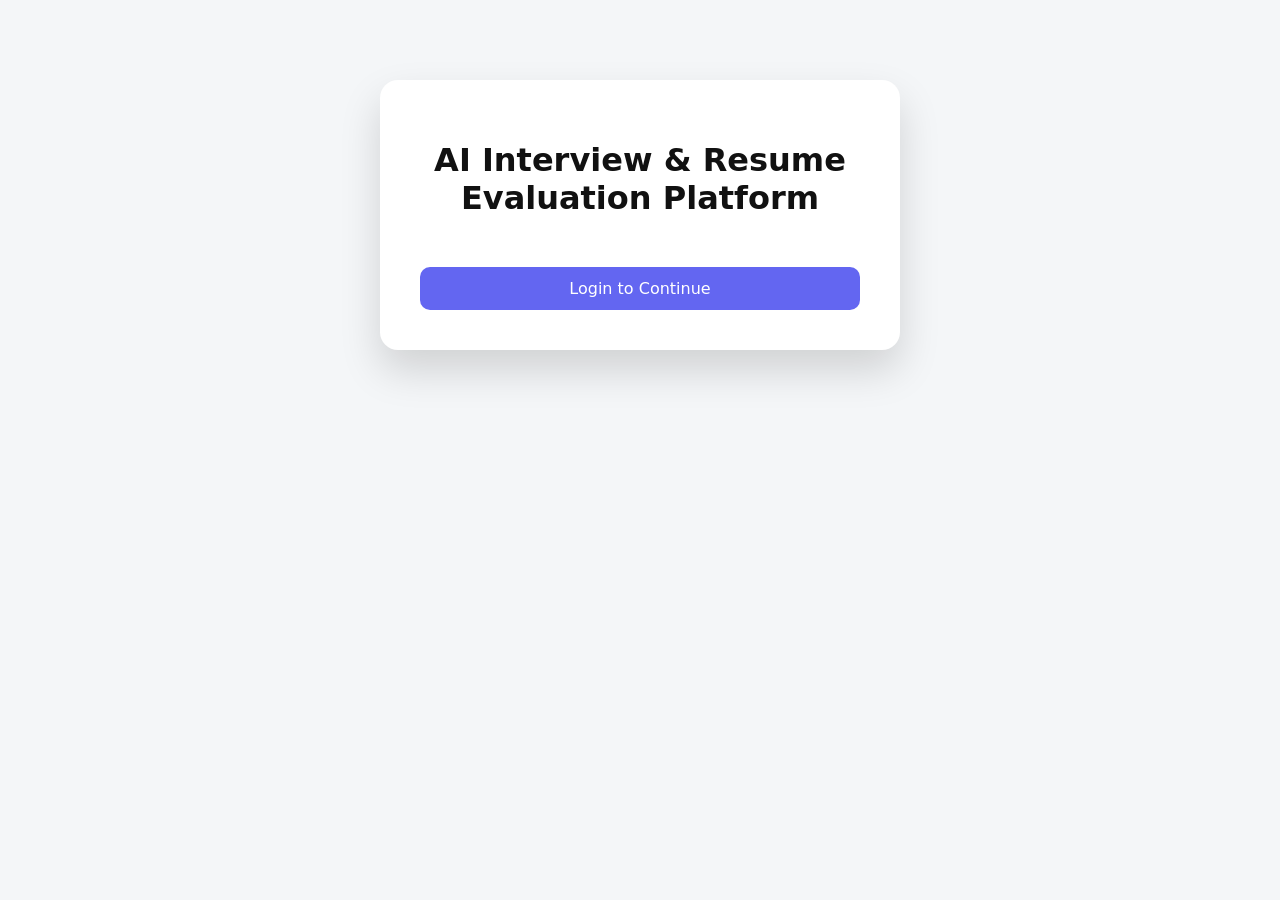
<file: frontend/index.html>
<!DOCTYPE html>
<html>
<head>
    <title>AI Interview Platform</title>
    <link rel="stylesheet" href="style.css">
</head>
<body>

<div class="glass-card fade-in" style="text-align:center;">
    <h1>AI Interview & Resume Evaluation Platform</h1>

    <div style="margin-top:30px;">
        <button onclick="location.href='login.html'">
            Login to Continue
        </button>
    </div>
</div>

</body>
</html>
</file>
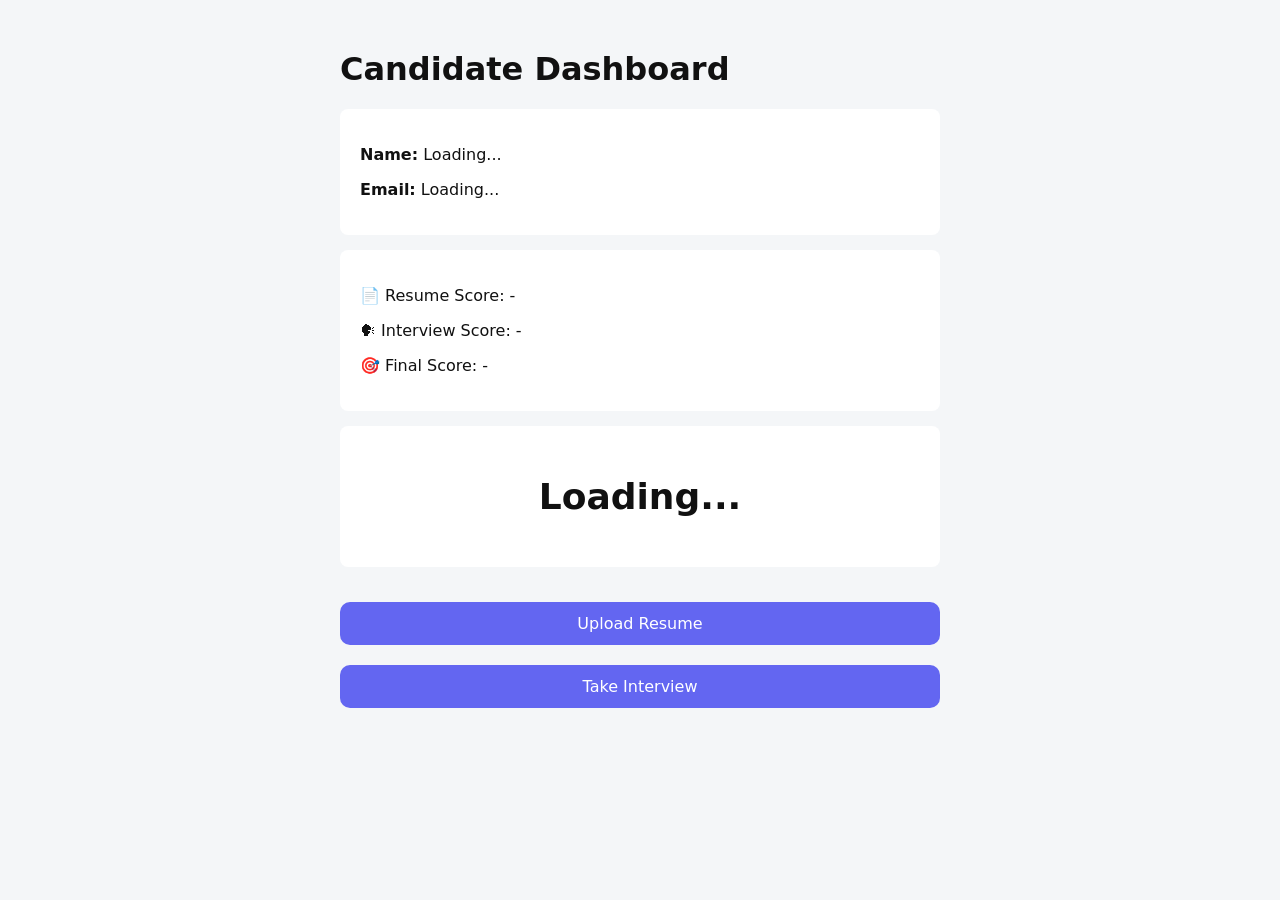
<file: frontend/dashboard.html>
<!DOCTYPE html>
<html lang="en">
<head>
    <meta charset="UTF-8" />
    <title>Dashboard | AI Interview Platform</title>
    <link rel="stylesheet" href="style.css" />
</head>
<body>

<div class="dashboard-container">
    <h1>Candidate Dashboard</h1>

    <div class="card">
        <p><strong>Name:</strong> <span id="name">Loading...</span></p>
        <p><strong>Email:</strong> <span id="email">Loading...</span></p>
    </div>

    <div class="card">
        <p>📄 Resume Score: <span id="resume_score">-</span></p>
        <p>🗣 Interview Score: <span id="interview_score">-</span></p>
        <p>🎯 Final Score: <span id="final_score">-</span></p>
    </div>

    <div class="card verdict">
        <h2 id="verdict">Loading...</h2>
    </div>

    <button onclick="goToUpload()">Upload Resume</button>
    <button onclick="goToInterview()">Take Interview</button>
</div>

<script>
function getUserId() {
    const params = new URLSearchParams(window.location.search);
    return params.get("user_id");
}

function goToUpload() {
    const userId = getUserId();
    window.location.href = `upload.html?user_id=${userId}`;
}

function goToInterview() {
    const userId = getUserId();
    window.location.href = `interview.html?user_id=${userId}`;
}

async function loadDashboard() {
    const userId = getUserId();

    if (!userId) {
        alert("Missing user ID");
        return;
    }

    try {
        const res = await fetch(`http://127.0.0.1:8000/dashboard/${userId}`);

        if (!res.ok) {
            throw new Error("Server error");
        }

        const data = await res.json();

        document.getElementById("name").innerText = data.name || "-";
        document.getElementById("email").innerText = data.email || "-";
        document.getElementById("resume_score").innerText = data.resume_score ?? "-";
        document.getElementById("interview_score").innerText = data.interview_score ?? "-";
        document.getElementById("final_score").innerText = data.final_score ?? "-";
        document.getElementById("verdict").innerText = data.verdict || "-";

    } catch (err) {
        console.error(err);
        alert("Failed to load dashboard");
    }
}

loadDashboard();
</script>

</body>
</html>
</file>
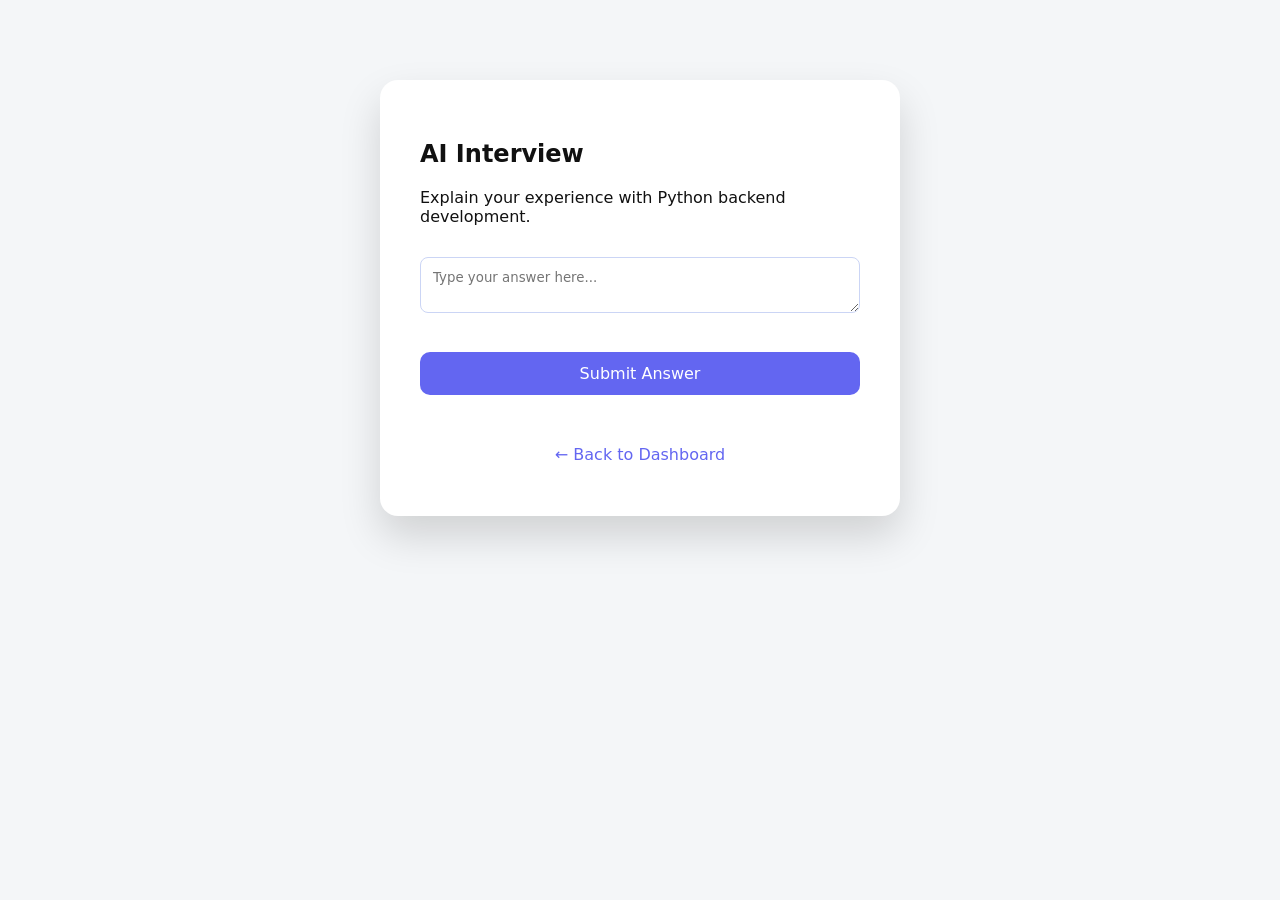
<file: frontend/interview.html>
<!DOCTYPE html>
<html>
<head>
    <title>AI Interview</title>
    <link rel="stylesheet" href="style.css">
</head>
<body>

<div class="glass-card fade-in">
    <h2>AI Interview</h2>

    <p class="question">
        Explain your experience with Python backend development.
    </p>

    <textarea id="answer" placeholder="Type your answer here..."></textarea>

    <button onclick="submitAnswer()">Submit Answer</button>

    <div id="spinner" class="spinner hidden"></div>

    <p id="score" class="result"></p>

    <button class="link-btn" onclick="goBack()">← Back to Dashboard</button>
</div>

<script src="script.js"></script>
<script>
function goBack() {
    const params = new URLSearchParams(window.location.search);
    const userId = params.get("user_id");
    window.location.href = `dashboard.html?user_id=${userId}`;
}
</script>

</body>
</html>
</file>
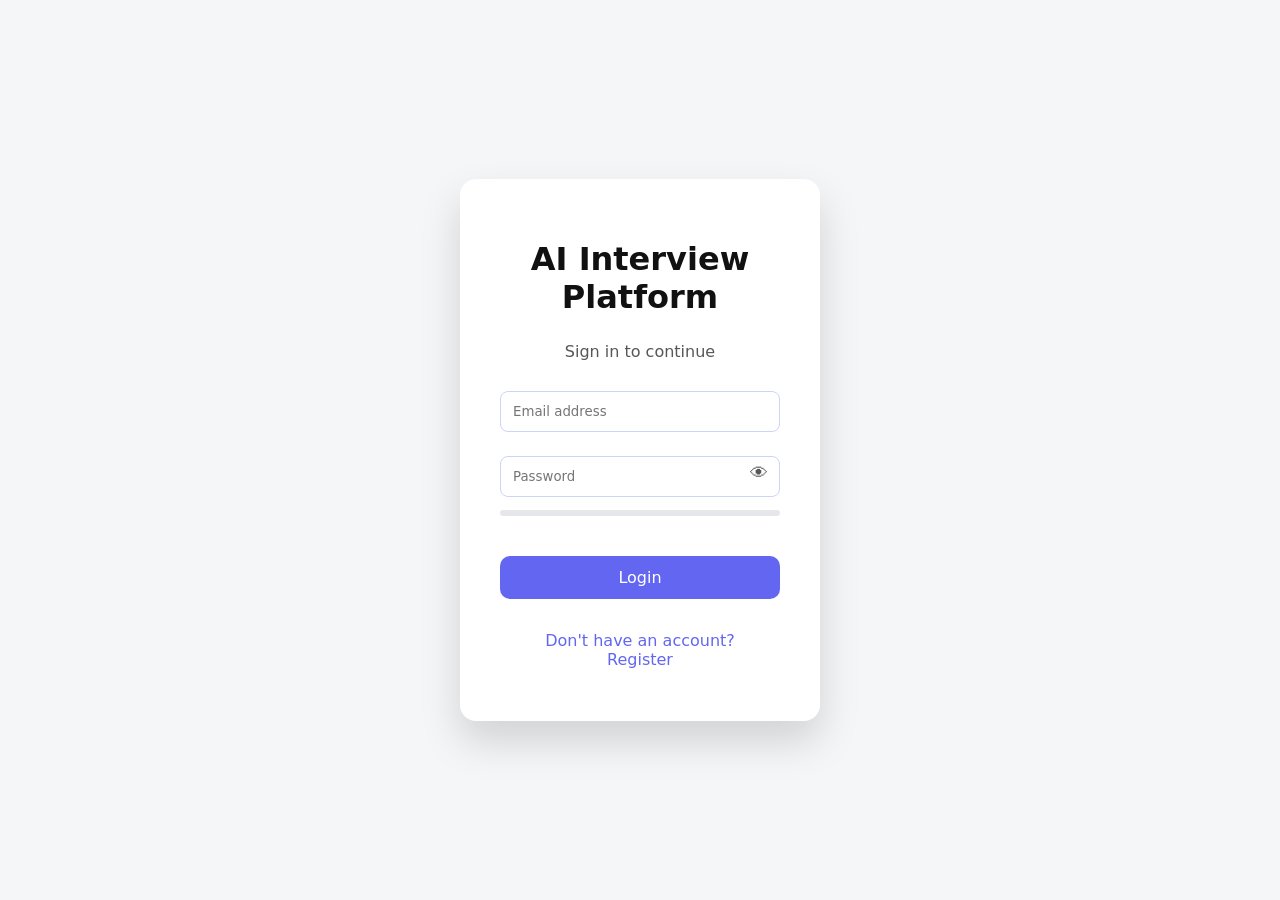
<file: frontend/login.html>
<!DOCTYPE html>
<html>
<head>
    <title>Login | AI Interview Platform</title>
    <link rel="stylesheet" href="style.css">
</head>
<body class="auth-bg">

<div class="auth-card fade-in" id="loginCard">
    <h1>AI Interview Platform</h1>
    <p class="muted">Sign in to continue</p>

    <input type="text" id="email" placeholder="Email address">
    <span class="error" id="emailError"></span>

    <div class="password-wrapper">
        <input 
            type="password" 
            id="password" 
            placeholder="Password"
            oninput="checkPasswordStrength()"
        >
        <span class="toggle-password" onclick="togglePassword()">👁</span>
    </div>

    <div class="strength">
        <span id="strengthText"></span>
        <div class="strength-bar">
            <div id="strengthFill"></div>
        </div>
    </div>

    <span class="error" id="passwordError"></span>

    <button onclick="validateLogin()">Login</button>

    <button class="link-btn" onclick="location.href='register.html'">
    Don't have an account? Register
</button>

</div>

<script src="script.js"></script>
</body>
</html>
</file>
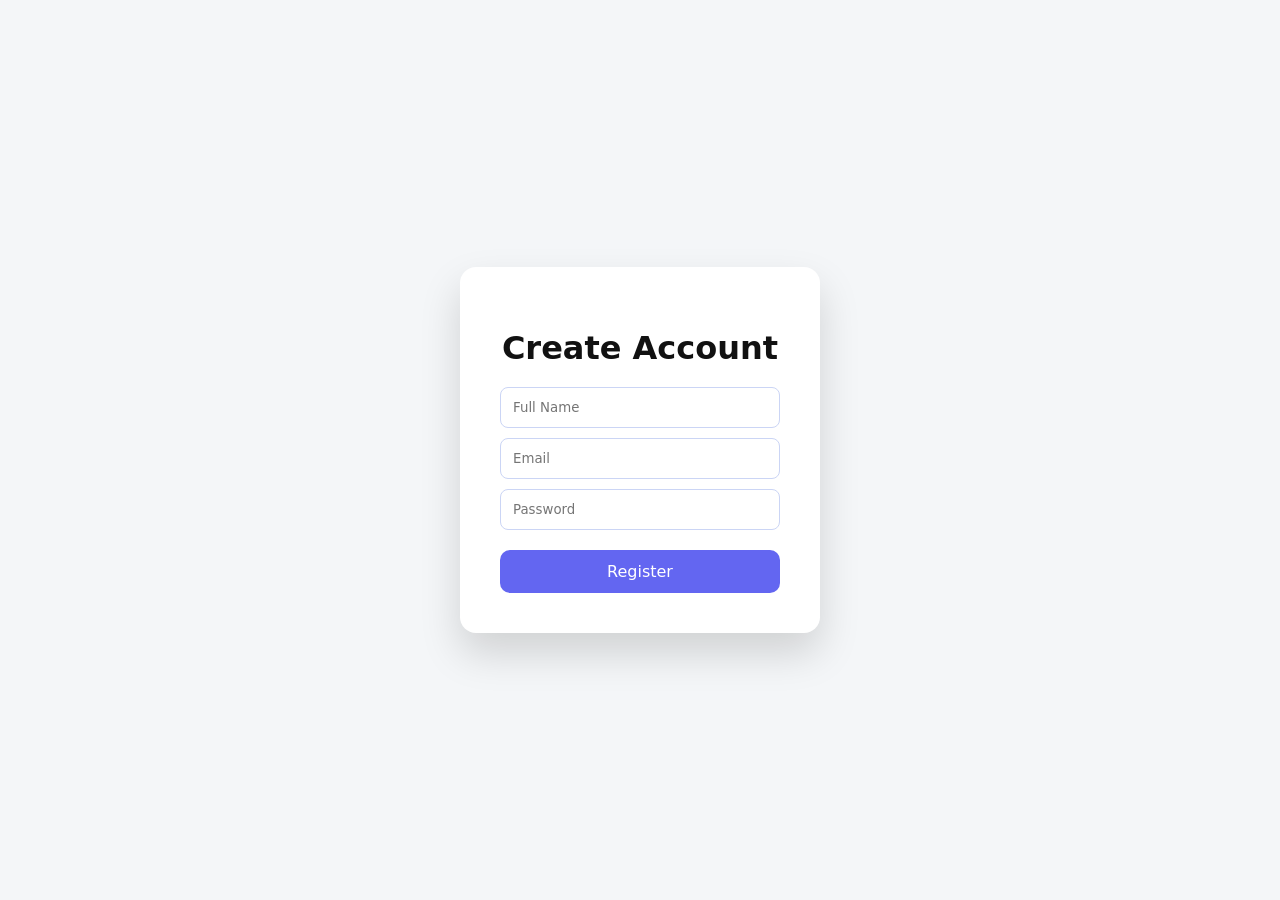
<file: frontend/register.html>
<!DOCTYPE html>
<html>
<head>
    <title>Register</title>
    <link rel="stylesheet" href="style.css">
</head>
<body class="auth-bg">

<div class="auth-card">
    <h1>Create Account</h1>

    <input type="text" id="name" placeholder="Full Name">
    <input type="text" id="email" placeholder="Email">
    <input type="password" id="password" placeholder="Password">

    <button onclick="registerUser()">Register</button>
</div>

<script>
async function registerUser() {
    const name = document.getElementById("name").value;
    const email = document.getElementById("email").value;
    const password = document.getElementById("password").value;

    const res = await fetch("http://127.0.0.1:8000/register", {
        method: "POST",
        headers: {"Content-Type": "application/json"},
        body: JSON.stringify({ name, email, password })
    });

    const data = await res.json();

    if (!data.success) {
        alert(data.message);
        return;
    }

    // AUTO LOGIN
    const loginRes = await fetch("http://127.0.0.1:8000/login", {
        method: "POST",
        headers: {"Content-Type": "application/json"},
        body: JSON.stringify({ email, password })
    });

    const loginData = await loginRes.json();

    if (!loginData.success) {
        alert("Registration worked but login failed.");
        return;
    }

    window.location.href = 
        `dashboard.html?user_id=${loginData.user_id}`;
}
</script>

</body>
</html>
</file>
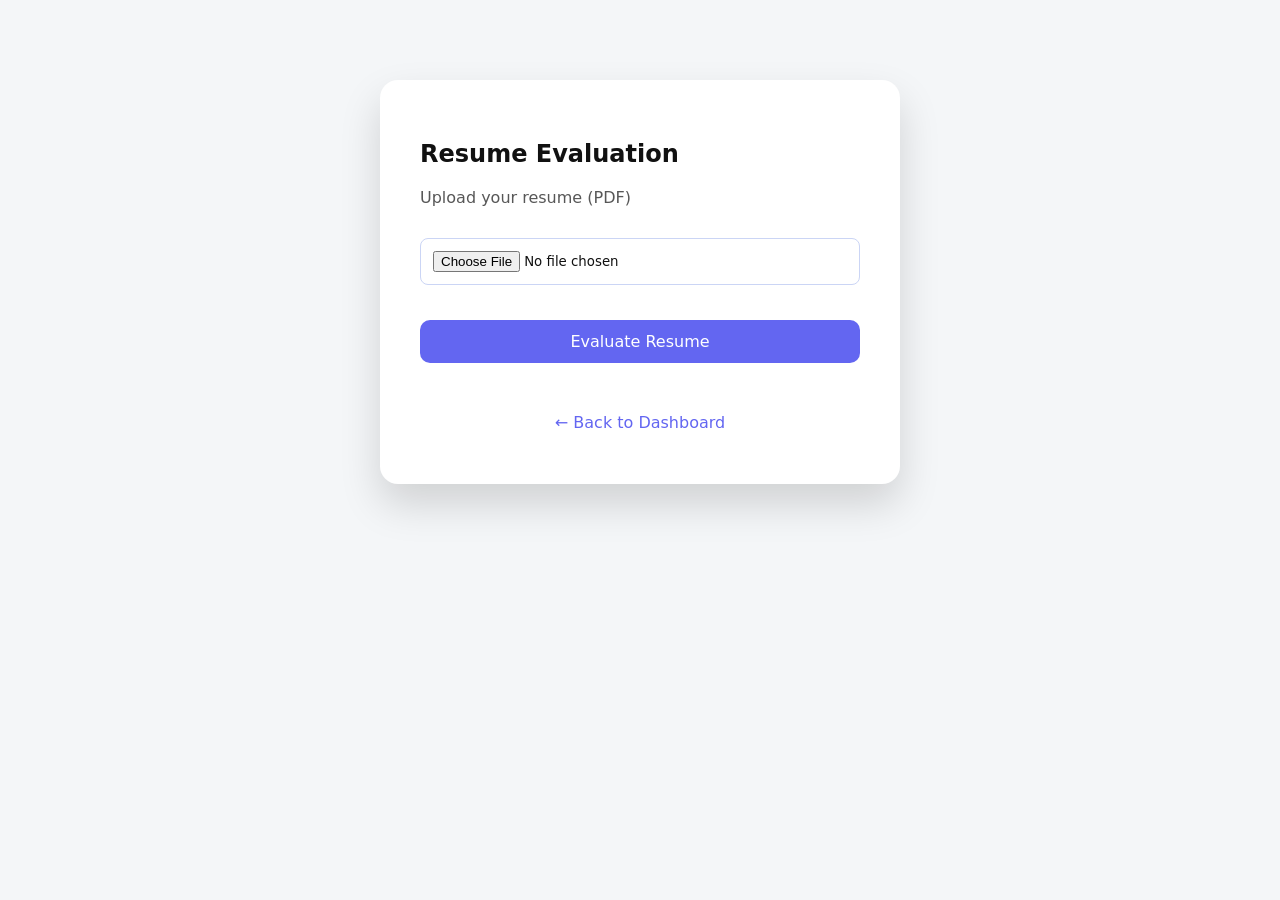
<file: frontend/upload.html>
<!DOCTYPE html>
<html>
<head>
    <title>Resume Evaluation</title>
    <link rel="stylesheet" href="style.css">
</head>
<body>

<div class="glass-card fade-in">
    <h2>Resume Evaluation</h2>
    <p class="muted">Upload your resume (PDF)</p>

    <input type="file" id="resumeFile" accept="application/pdf">

    <button onclick="uploadResume()">Evaluate Resume</button>

    <div id="spinner" class="spinner hidden"></div>

    <p id="result" class="result"></p>

    <button class="link-btn" onclick="goBack()">← Back to Dashboard</button>
</div>

<script src="script.js"></script>
<script>
function goBack() {
    const params = new URLSearchParams(window.location.search);
    const userId = params.get("user_id");
    window.location.href = `dashboard.html?user_id=${userId}`;
}
</script>

</body>
</html>
</file>
<file: frontend/style.css>
/* =========================
   THEME VARIABLES
========================= */
:root {
    --primary: #6366f1;
    --bg: #f5f7fb;
    --card: #ffffff;
    --text: #111;
}

.dark {
    --bg: #0f172a;
    --card: #1e293b;
    --text: #f8fafc;
}

/* =========================
   GLOBAL RESET
========================= */
* {
    box-sizing: border-box;
    font-family: Inter, system-ui, sans-serif;
}

body {
    margin: 0;
    background: var(--bg);
    color: var(--text);
}

/* Smooth transitions only where needed */
button, input, .auth-card, .dash-card {
    transition: 0.3s ease;
}

/* =========================
   ANIMATIONS
========================= */
.fade-in {
    animation: fade 0.6s ease;
}

@keyframes fade {
    from { opacity: 0; transform: translateY(10px); }
    to { opacity: 1; }
}

/* Shake animation (login error) */
.shake {
    animation: shake 0.35s;
}

@keyframes shake {
    0% { transform: translateX(0); }
    25% { transform: translateX(-5px); }
    50% { transform: translateX(5px); }
    75% { transform: translateX(-5px); }
    100% { transform: translateX(0); }
}

/* =========================
   LOGIN / AUTH
========================= */
.auth-bg {
    height: 100vh;
    display: flex;
    justify-content: center;
    align-items: center;
}

.auth-card {
    background: var(--card);
    padding: 40px;
    width: 360px;
    border-radius: 16px;
    text-align: center;
    box-shadow: 0 20px 40px rgba(0,0,0,0.15);
}

.auth-card h1 {
    margin-bottom: 10px;
}

.auth-card .muted {
    margin-bottom: 20px;
}

.auth-card input {
    width: 100%;
    padding: 12px;
    margin-top: 10px;
    border-radius: 8px;
    border: 1px solid #cbd5f5;
}

.auth-card input:focus {
    outline: none;
    border: 2px solid var(--primary);
}

/* Error text */
.error {
    color: #ef4444;
    font-size: 13px;
    text-align: left;
    margin-top: 4px;
    display: block;
}

/* =========================
   PASSWORD VISIBILITY
========================= */
.password-wrapper {
    position: relative;
    margin-top: 10px;
}

.password-wrapper input {
    padding-right: 40px;
}

.toggle-password {
    position: absolute;
    right: 12px;
    top: 50%;
    transform: translateY(-50%);
    cursor: pointer;
    font-size: 18px;
    user-select: none;
    opacity: 0.7;
}

.toggle-password:hover {
    opacity: 1;
}

/* =========================
   PASSWORD STRENGTH
========================= */
.strength {
    margin-top: 8px;
    margin-bottom: 16px;
}

#strengthText {
    font-size: 13px;
    margin-bottom: 5px;
    display: block;
}

.strength-bar {
    width: 100%;
    height: 6px;
    background: #e5e7eb;
    border-radius: 4px;
    overflow: hidden;
}

#strengthFill {
    height: 100%;
    width: 0%;
    transition: width 0.3s ease;
}

/* =========================
   BUTTONS
========================= */
button {
    background: var(--primary);
    color: white;
    padding: 12px;
    border: none;
    border-radius: 10px;
    font-size: 16px;
    cursor: pointer;
    width: 100%;
    margin-top: 20px;
}

button:hover {
    background: #4f46e5;
}

.link-btn {
    background: none;
    color: var(--primary);
    margin-top: 20px;
    cursor: pointer;
}

/* =========================
   NAV BAR
========================= */
.top-nav {
    display: flex;
    justify-content: space-between;
    padding: 20px 40px;
}

/* =========================
   DASHBOARD
========================= */
.dashboard {
    display: flex;
    justify-content: center;
    gap: 40px;
    margin-top: 80px;
}

.dash-card {
    background: var(--card);
    padding: 30px;
    width: 260px;
    border-radius: 18px;
    cursor: pointer;
    box-shadow: 0 10px 30px rgba(0,0,0,0.12);
    text-align: center;
}

.dash-card:hover {
    transform: translateY(-8px);
}

/* =========================
   CONTENT / GLASS CARDS
========================= */
.glass-card {
    background: var(--card);
    width: 520px;
    margin: 80px auto;
    padding: 40px;
    border-radius: 18px;
    box-shadow: 0 20px 40px rgba(0,0,0,0.15);
}

textarea,
input[type="file"] {
    width: 100%;
    margin: 15px 0;
    padding: 12px;
    border-radius: 8px;
    border: 1px solid #cbd5f5;
}

/* =========================
   SPINNER
========================= */
.spinner {
    width: 40px;
    height: 40px;
    margin: 15px auto;
    border: 4px solid #ccc;
    border-top: 4px solid var(--primary);
    border-radius: 50%;
    animation: spin 1s linear infinite;
}

.hidden {
    display: none;
}

@keyframes spin {
    to { transform: rotate(360deg); }
}

/* =========================
   RESULT TEXT
========================= */
.result {
    font-size: 18px;
    font-weight: bold;
    margin-top: 15px;
}

.muted {
    opacity: 0.7;
}
.auth-card {
    display: flex;
    flex-direction: column;
}
body {
    font-family: Arial, sans-serif;
    background: #f4f6f8;
}

.dashboard-container {
    max-width: 600px;
    margin: 50px auto;
}

.card {
    background: white;
    padding: 20px;
    margin-bottom: 15px;
    border-radius: 8px;
}

.verdict {
    text-align: center;
    font-size: 24px;
    font-weight: bold;
}
</file>
